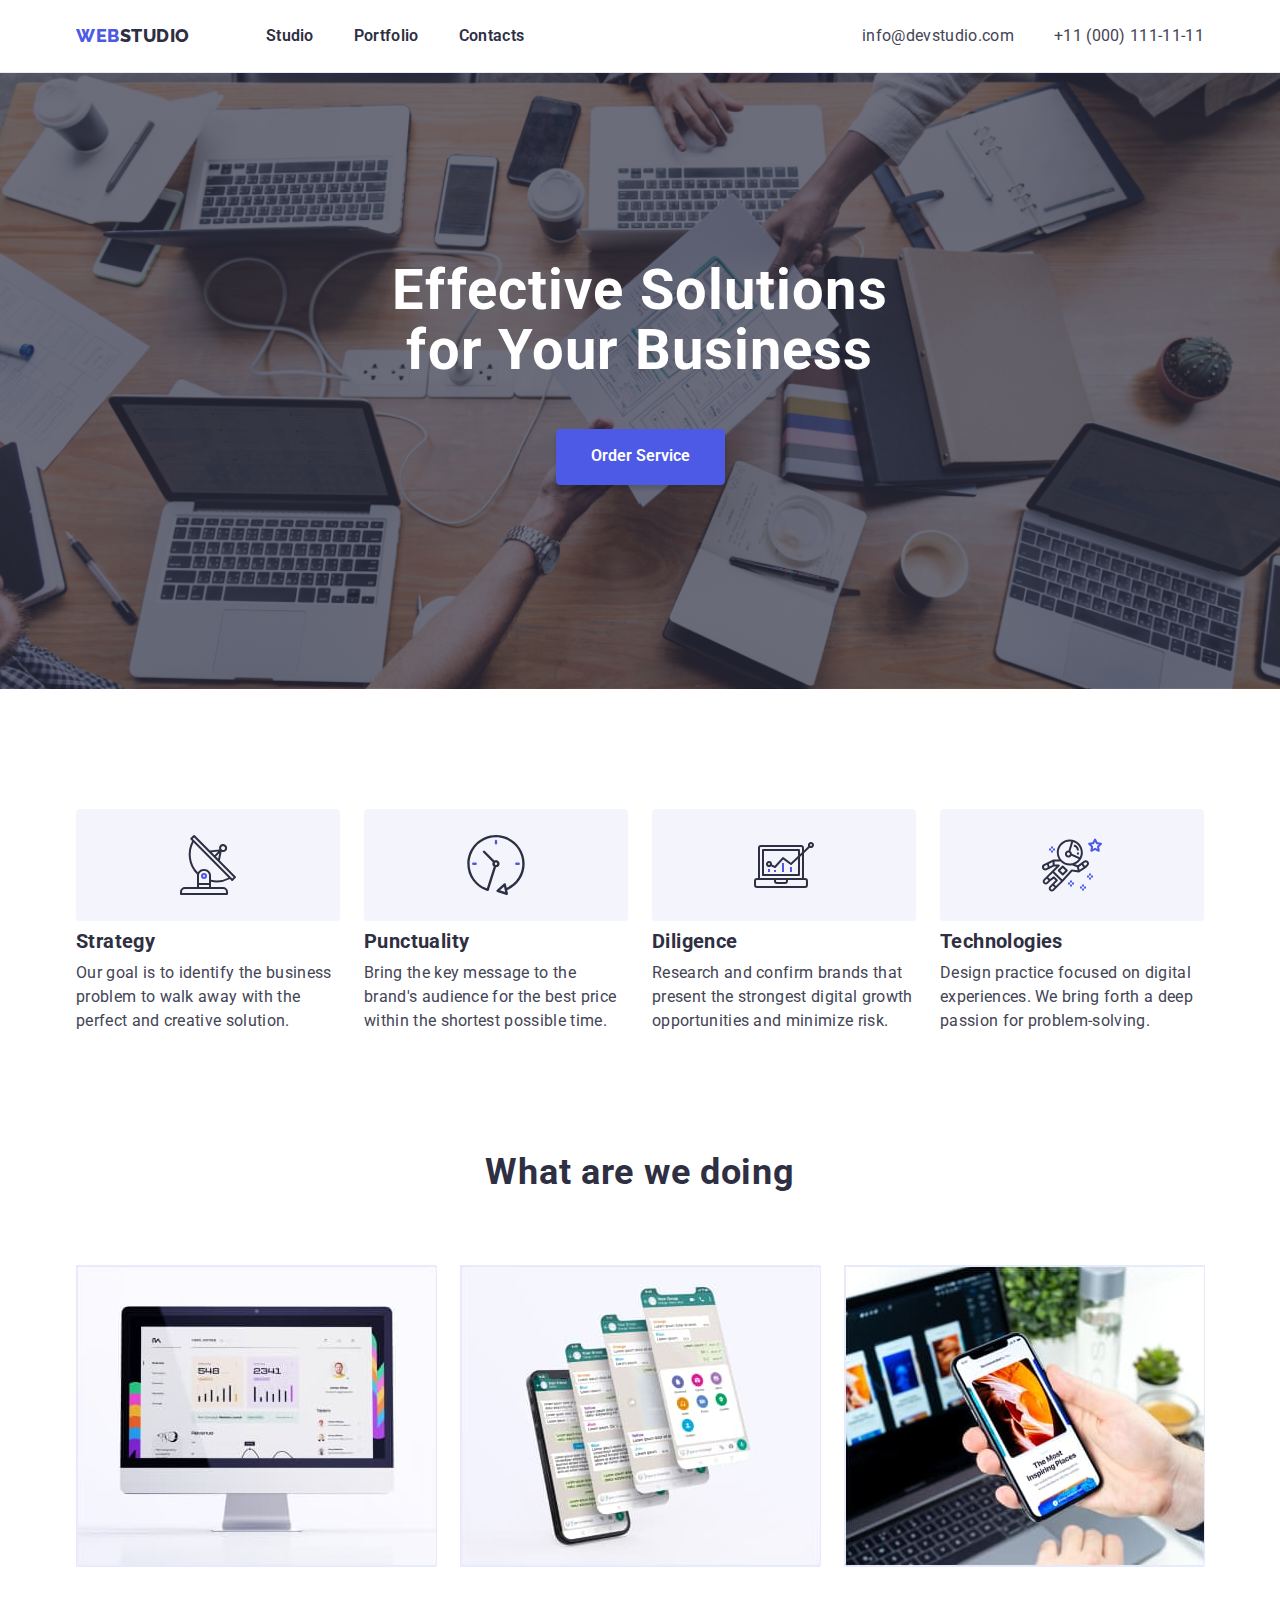
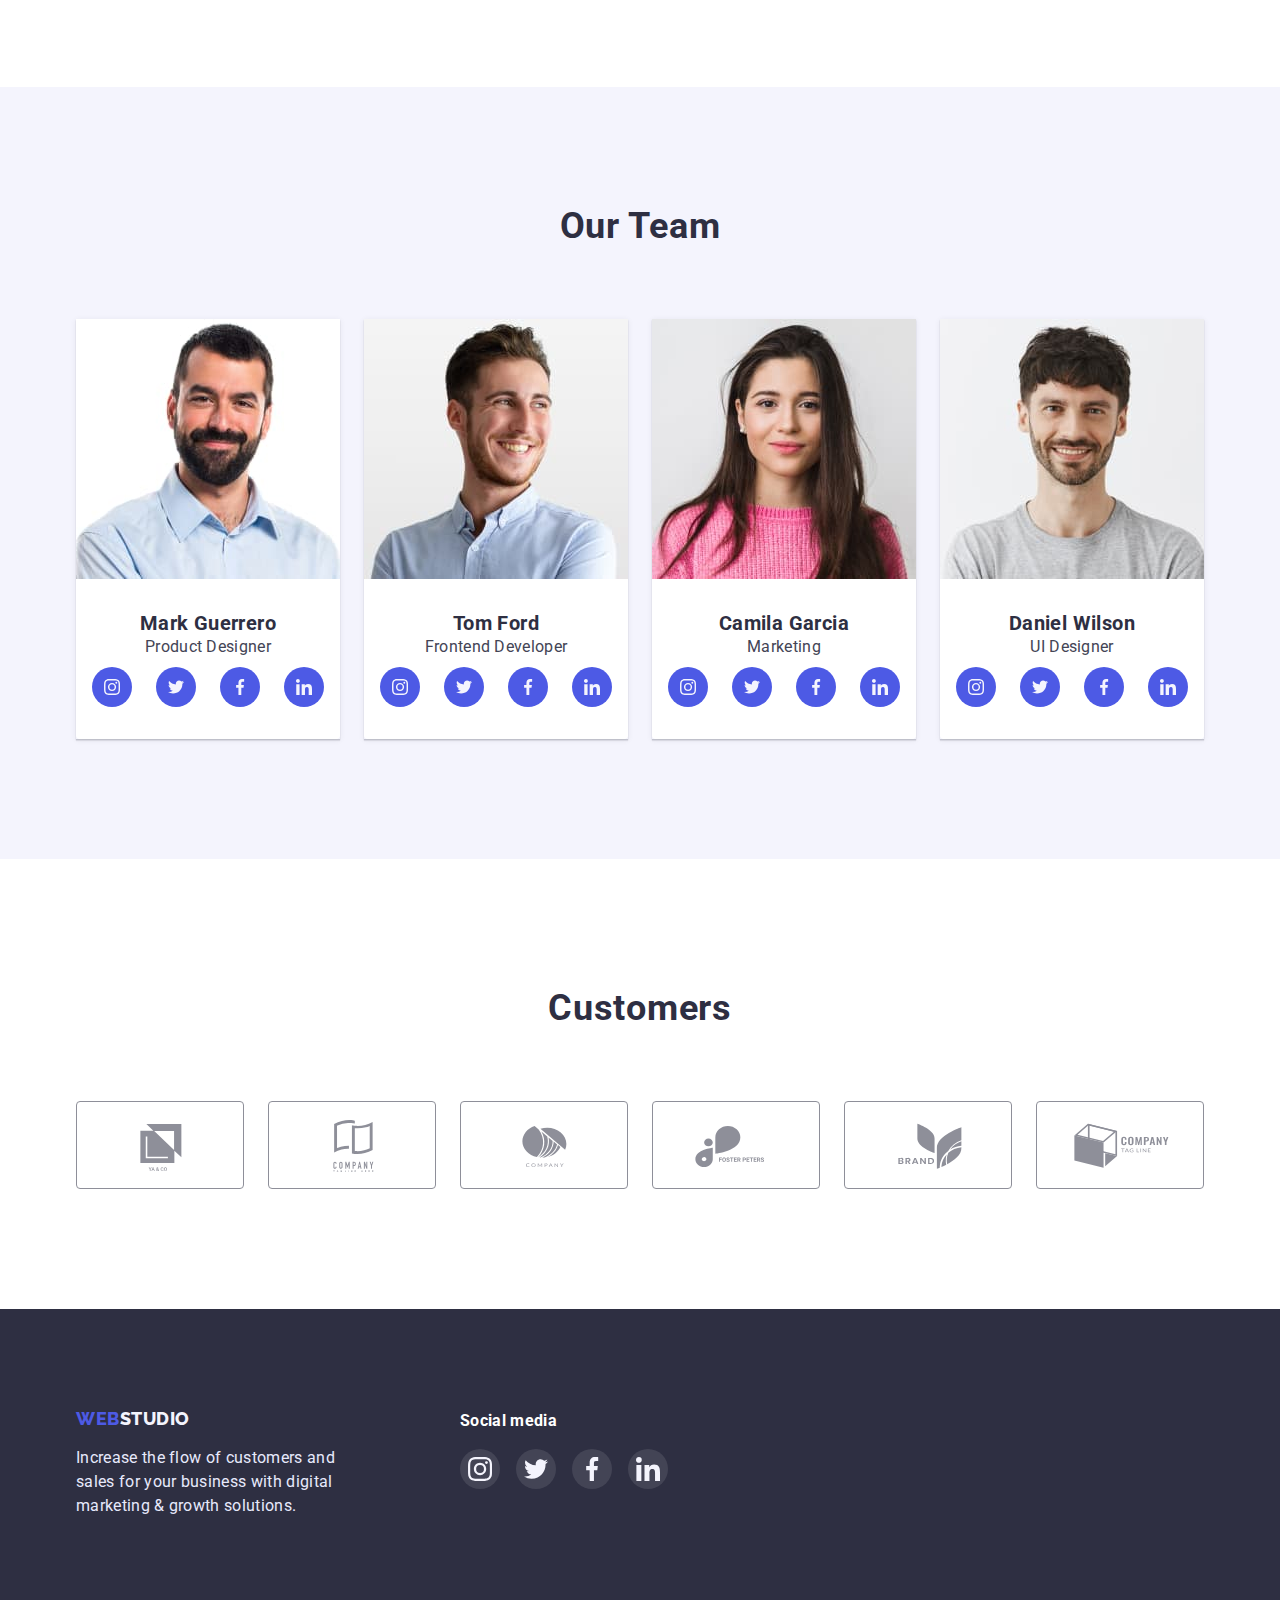
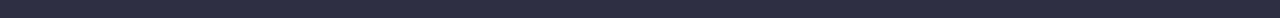
<file: index.html>
<!DOCTYPE html>
<html lang="en">
  <head>
    <meta charset="UTF-8" />
    <meta http-equiv="X-UA-Compatible" content="IE=edge" />
    <meta name="viewport" content="width=device-width, initial-scale=1.0" />
    <title>WebStudio</title>
    <link rel="preconnect" href="https://fonts.googleapis.com" />
    <link rel="preconnect" href="https://fonts.gstatic.com" crossorigin />
    <link
      href="https://fonts.googleapis.com/css2?family=Raleway:wght@800&family=Roboto:wght@400;500;700;900&display=swap"
      rel="stylesheet"
    />
    <link
      rel="stylesheet"
      href="https://cdnjs.cloudflare.com/ajax/libs/modern-normalize/1.0.0/modern-normalize.min.css"
    />
    <link rel="stylesheet" href="./css/styles.css" />
  </head>
  <body>
    <header class="beginning">
      <div class="container">
        <nav class="navigation">
          <a class="logo link" href="./index.html"
            ><span class="box-logo">web</span>studio</a
          >
          <ul class="header list">
            <li class="header-item">
              <a class="header-link link" href="./index.html">Studio</a>
            </li>
            <li class="header-item">
              <a class="header-link link" href="./portfolio.html">Portfolio</a>
            </li>
            <li class="header-item">
              <a class="header-link link" href="">Contacts</a>
            </li>
          </ul>
        </nav>
        <ul class="contact list">
          <li class="contact-item">
            <a class="contact-link link" href="maito:info@devstudio.com"
              >info@devstudio.com</a
            >
          </li>
          <li class="contact-item">
            <a class="contact-link link" href="tel:+110001111111"
              >+11 (000) 111-11-11</a
            >
          </li>
        </ul>
      </div>
    </header>
    <main>
      <!-- Solutions for Your Business -->
      <section class="hero">
        <div class="container">
          <h1 class="hero-title">Effective Solutions for Your Business</h1>
          <button type="button" class="heto-btn btn">Order Service</button>
        </div>
      </section>
      <!-- Solutions for Your Business -->
      <section class="benefits">
        <div class="container">
          <h2 class="visually-hidden">Solutions for Your Business</h2>
          <ul class="benefits-list list">
            <li class="benefits-item">
              <div class="feature-link lihk">
                <svg class="feature-icon" width="60" height="64">
                  <use href="./images/symbol-defs.svg#icon-antenna"></use>
                </svg>
              </div>
              <h3 class="benefits-pre-text">Strategy</h3>
              <p class="benefits-text">
                Our goal is to identify the business problem to walk away with
                the perfect and creative solution.
              </p>
            </li>
            <li class="benefits-item">
              <div class="feature-link lihk">
                <svg class="feature-icon" width="60" height="64">
                  <use href="./images/symbol-defs.svg#icon-clock"></use>
                </svg>
              </div>
              <h3 class="benefits-pre-text">Punctuality</h3>
              <p class="benefits-text">
                Bring the key message to the brand's audience for the best price
                within the shortest possible time.
              </p>
            </li>
            <li class="benefits-item">
              <div class="feature-link lihk">
                <svg class="feature-icon" width="60" height="64">
                  <use href="./images/symbol-defs.svg#icon-diagram"></use>
                </svg>
              </div>
              <h3 class="benefits-pre-text">Diligence</h3>
              <p class="benefits-text">
                Research and confirm brands that present the strongest digital
                growth opportunities and minimize risk.
              </p>
            </li>
            <li class="benefits-item">
              <div class="feature-link lihk">
                <svg class="feature-icon" width="60" height="64">
                  <use href="./images/symbol-defs.svg#icon-astronaut"></use>
                </svg>
              </div>
              <h3 class="benefits-pre-text">Technologies</h3>
              <p class="benefits-text">
                Design practice focused on digital experiences. We bring forth a
                deep passion for problem-solving.
              </p>
            </li>
          </ul>
        </div>
      </section>
      <!--What are we doing-->
      <section class="item">
        <div class="container">
          <h2 class="item-text">What are we doing</h2>
          <ul class="item-list list">
            <li class="item-pic">
              <img
                src="./images/rectangle1.jpg"
                alt="Computer"
                width="360"
                height="300"
              />
            </li>
            <li class="item-pic">
              <img
                src="./images/rectangle2.jpg"
                alt="Social Network"
                width="360"
                height="300"
              />
            </li>
            <li class="item-pic">
              <img
                src="./images/rectangle3.jpg"
                alt="Telephone"
                width="360"
                height="300"
              />
            </li>
          </ul>
        </div>
      </section>
      <!-- Our Team -->
      <section class="command">
        <div class="container">
          <h2 class="command-caption">Our Team</h2>
          <ul class="comand-list list">
            <li class="comand-item">
              <img
                src="./images/markguerrero.jpg"
                alt="Member of our team Mark Guerrero"
                width="264"
                height="260"
              />
              <div class="text-list">
                <h3 class="command-pre-text">Mark Guerrero</h3>
                <p class="command-text">Product Designer</p>
                <ul class="command-icon list">
                  <li class="command-icon-item">
                    <a href="#" class="command-icon-link link">
                      <svg width="16" height="16">
                        <use
                          href="./images/symbol-defs.svg#icon-instagram"
                        ></use>
                      </svg>
                    </a>
                  </li>
                  <li class="command-icon-item">
                    <a href="#" class="command-icon-link link">
                      <svg width="16" height="16">
                        <use href="./images/symbol-defs.svg#icon-twitter"></use>
                      </svg>
                    </a>
                  </li>
                  <li class="command-icon-item">
                    <a href="#" class="command-icon-link link">
                      <svg width="16" height="16">
                        <use
                          href="./images/symbol-defs.svg#icon-facebook"
                        ></use>
                      </svg>
                    </a>
                  </li>
                  <li class="command-icon-item">
                    <a href="#" class="command-icon-link link">
                      <svg width="16" height="16">
                        <use
                          href="./images/symbol-defs.svg#icon-linkedin"
                        ></use>
                      </svg>
                    </a>
                  </li>
                </ul>
              </div>
            </li>
            <li class="comand-item">
              <img
                src="./images/tomford.jpg"
                alt="Member of our team Tom Ford"
                width="264"
                height="260"
              />
              <div class="text-list">
                <h3 class="command-pre-text">Tom Ford</h3>
                <p class="command-text">Frontend Developer</p>
                <ul class="command-icon list">
                  <li class="command-icon-item">
                    <a href="#" class="command-icon-link link">
                      <svg width="16" height="16">
                        <use
                          href="./images/symbol-defs.svg#icon-instagram"
                        ></use>
                      </svg>
                    </a>
                  </li>
                  <li class="command-icon-item">
                    <a href="#" class="command-icon-link link">
                      <svg width="16" height="16">
                        <use href="./images/symbol-defs.svg#icon-twitter"></use>
                      </svg>
                    </a>
                  </li>
                  <li class="command-icon-item">
                    <a href="#" class="command-icon-link link">
                      <svg width="16" height="16">
                        <use
                          href="./images/symbol-defs.svg#icon-facebook"
                        ></use>
                      </svg>
                    </a>
                  </li>
                  <li class="command-icon-item">
                    <a href="#" class="command-icon-link link">
                      <svg width="16" height="16">
                        <use
                          href="./images/symbol-defs.svg#icon-linkedin"
                        ></use>
                      </svg>
                    </a>
                  </li>
                </ul>
              </div>
            </li>
            <li class="comand-item">
              <img
                src="./images/camilagarcia.jpg"
                alt="Member of our team Camila Garcia"
                width="264"
                height="260"
              />
              <div class="text-list">
                <h3 class="command-pre-text">Camila Garcia</h3>
                <p class="command-text">Marketing</p>

                <ul class="command-icon list">
                  <li class="command-icon-item">
                    <a href="#" class="command-icon-link link">
                      <svg width="16" height="16">
                        <use
                          href="./images/symbol-defs.svg#icon-instagram"
                        ></use>
                      </svg>
                    </a>
                  </li>
                  <li class="command-icon-item">
                    <a href="#" class="command-icon-link link">
                      <svg width="16" height="16">
                        <use href="./images/symbol-defs.svg#icon-twitter"></use>
                      </svg>
                    </a>
                  </li>
                  <li class="command-icon-item">
                    <a href="#" class="command-icon-link link">
                      <svg width="16" height="16">
                        <use
                          href="./images/symbol-defs.svg#icon-facebook"
                        ></use>
                      </svg>
                    </a>
                  </li>
                  <li class="command-icon-item">
                    <a href="#" class="command-icon-link link">
                      <svg width="16" height="16">
                        <use
                          href="./images/symbol-defs.svg#icon-linkedin"
                        ></use>
                      </svg>
                    </a>
                  </li>
                </ul>
              </div>
            </li>
            <li class="comand-item">
              <img
                src="./images/danielwilson.jpg"
                alt="Member of our team Daniel Wilson"
                width="264"
                height="260"
              />
              <div class="text-list">
                <h3 class="command-pre-text">Daniel Wilson</h3>
                <p class="command-text">UI Designer</p>
                <ul class="command-icon list">
                  <li class="command-icon-item">
                    <a href="#" class="command-icon-link link">
                      <svg width="16" height="16">
                        <use
                          href="./images/symbol-defs.svg#icon-instagram"
                        ></use>
                      </svg>
                    </a>
                  </li>
                  <li class="command-icon-item">
                    <a href="#" class="command-icon-link link">
                      <svg width="16" height="16">
                        <use href="./images/symbol-defs.svg#icon-twitter"></use>
                      </svg>
                    </a>
                  </li>
                  <li class="command-icon-item">
                    <a href="#" class="command-icon-link link">
                      <svg width="16" height="16">
                        <use
                          href="./images/symbol-defs.svg#icon-facebook"
                        ></use>
                      </svg>
                    </a>
                  </li>
                  <li class="command-icon-item">
                    <a href="#" class="command-icon-link link">
                      <svg width="16" height="16">
                        <use
                          href="./images/symbol-defs.svg#icon-linkedin"
                        ></use>
                      </svg>
                    </a>
                  </li>
                </ul>
              </div>
            </li>
          </ul>
        </div>
      </section>
      <section class="section-container">
        <div class="container">
          <h2 class="customers">Customers</h2>
          <ul class="customers-list list">
            <li class="customers-item">
              <a href="#" class="customers-link link">
                <svg class="customers-icon" width="104px" height="56px">
                  <use href="./images/symbol-defs.svg#icon-ya"></use>
                </svg>
              </a>
            </li>
            <li class="customers-item">
              <a href="#" class="customers-link link">
                <svg width="104" height="56">
                  <use
                    class="customers-icon"
                    href="./images/symbol-defs.svg#icon-companyth"
                  ></use>
                </svg>
              </a>
            </li>
            <li class="customers-item">
              <a href="#" class="customers-link link">
                <svg width="104" height="56">
                  <use
                    class="customers-icon"
                    href="./images/symbol-defs.svg#icon-company"
                  ></use>
                </svg>
              </a>
            </li>
            <li class="customers-item">
              <a href="#" class="customers-link link">
                <svg width="104" height="56">
                  <use
                    class="customers-icon"
                    href="./images/symbol-defs.svg#icon-foster"
                  ></use>
                </svg>
              </a>
            </li>
            <li class="customers-item">
              <a href="#" class="customers-link link">
                <svg class="customers-icon" width="104" height="56">
                  <use href="./images/symbol-defs.svg#icon-brand"></use>
                </svg>
              </a>
            </li>
            <li class="customers-item">
              <a href="#" class="customers-link link">
                <svg class="customers-icon" width="104" height="56">
                  <use href="./images/symbol-defs.svg#icon-companytl"></use>
                </svg>
              </a>
            </li>
          </ul>
        </div>
      </section>
    </main>
    <footer class="ending">
      <div class="container">
        <div class="footer-text">
          <a class="log link" href="./index.html">
            <span class="box-log">web</span>studio</a
          >
          <p class="text">
            Increase the flow of customers and sales for your business with
            digital marketing & growth solutions.
          </p>
        </div>
        <div class="footer-social">
          <h2 class="social-text">Social media</h2>
          <ul class="social-media-list list">
            <li class="social-media-item">
              <a href="#" class="social-media-link link">
                <svg width="24" height="24">
                  <use href="./images/symbol-defs.svg#icon-instagram"></use>
                </svg>
              </a>
            </li>
            <li class="social-media-item">
              <a href="#" class="social-media-link link">
                <svg width="24" height="24">
                  <use href="./images/symbol-defs.svg#icon-twitter"></use>
                </svg>
              </a>
            </li>
            <li class="social-media-item">
              <a href="#" class="social-media-link link">
                <svg width="24" height="24">
                  <use href="./images/symbol-defs.svg#icon-facebook"></use>
                </svg>
              </a>
            </li>
            <li class="social-media-item">
              <a href="#" class="social-media-link link">
                <svg width="24" height="24">
                  <use href="./images/symbol-defs.svg#icon-linkedin"></use>
                </svg>
              </a>
            </li>
          </ul>
        </div>
      </div>
    </footer>
  </body>
</html>
</file>
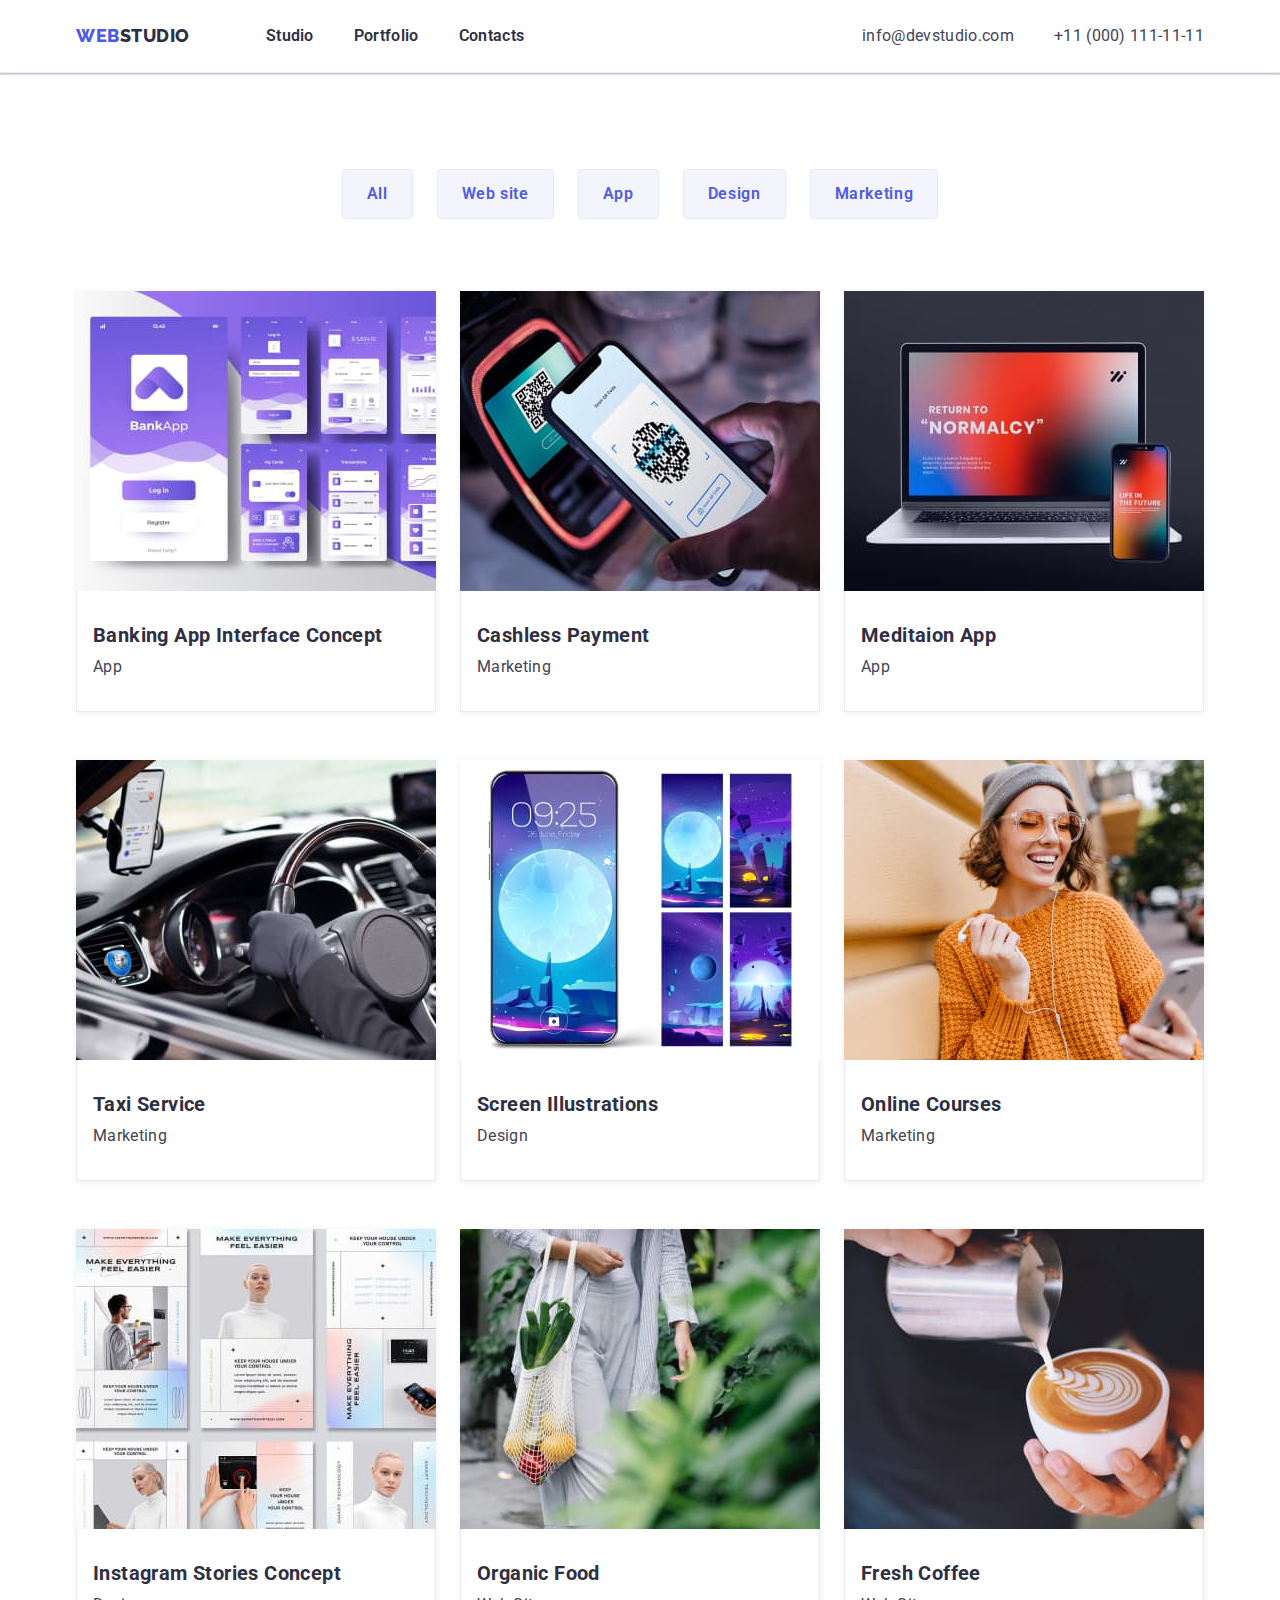
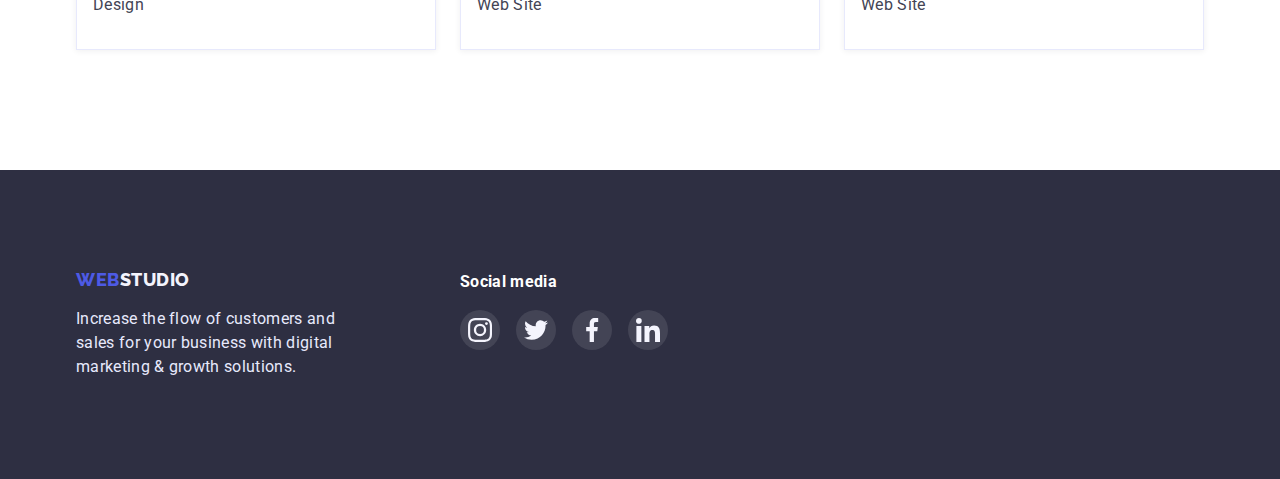
<file: portfolio.html>
<!DOCTYPE html>
<html lang="en">
  <head>
    <meta charset="UTF-8" />
    <meta http-equiv="X-UA-Compatible" content="IE=edge" />
    <meta name="viewport" content="width=device-width, initial-scale=1.0" />
    <title>WebStudio</title>
    <link rel="preconnect" href="https://fonts.googleapis.com" />
    <link rel="preconnect" href="https://fonts.gstatic.com" crossorigin />
    <link
      href="https://fonts.googleapis.com/css2?family=Raleway:wght@800&family=Roboto:wght@400;500;700;900&display=swap"
      rel="stylesheet"
    />
    <link
      rel="stylesheet"
      href="https://cdnjs.cloudflare.com/ajax/libs/modern-normalize/1.0.0/modern-normalize.min.css"
    />
    <link rel="stylesheet" href="./css/styles.css" />
  </head>
  <body>
    <header class="beginning">
      <div class="container">
        <nav class="navigation">
          <a class="logo link" href="./index.html"
            ><span class="box-logo">web</span>studio</a
          >
          <ul class="header list">
            <li class="header-item">
              <a class="header-link link" href="./index.html">Studio</a>
            </li>
            <li class="header-item">
              <a class="header-link link" href="./portfolio.html">Portfolio</a>
            </li>
            <li class="header-item">
              <a class="header-link link" href="">Contacts</a>
            </li>
          </ul>
        </nav>
        <ul class="contact list">
          <li class="contact-item">
            <a class="contact-link link" href="maito:info@devstudio.com"
              >info@devstudio.com</a
            >
          </li>
          <li class="contact-item">
            <a class="contact-link link" href="tel:+110001111111"
              >+11 (000) 111-11-11</a
            >
          </li>
        </ul>
      </div>
    </header>
    <main>
      <section class="portfolio">
        <div class="container">
          <h1 class="visually-hidden">Portfolio</h1>
          <ul class="portfolio-list list">
            <li class="portfolio-item">
              <button class="portfolio-btn btn" type="button">All</button>
            </li>
            <li class="portfolio-item">
              <button class="portfolio-btn" type="button">Web site</button>
            </li>
            <li class="portfolio-item">
              <button class="portfolio-btn" type="button">App</button>
            </li>
            <li class="portfolio-item">
              <button class="portfolio-btn" type="button">Design</button>
            </li>
            <li class="portfolio-item">
              <button class="portfolio-btn" type="button">Marketing</button>
            </li>
          </ul>
          <ul class="about-list list">
            <li class="about-item">
              <a href="#" class="about-icon"
                ><img
                  src="./images/bankapp.jpg"
                  alt="banking app design"
                  width="360"
                  height="300"
              /></a>
              <div class="word">
                <h2 class="about-pre-text">Banking App Interface Concept</h2>
                <p class="about-text">App</p>
              </div>
            </li>
            <li class="about-item">
              <a href="#" class="about-icon"
                ><img
                  src="./images/phone.jpg"
                  alt="scanning a QR code"
                  width="360"
                  height="300"
                />
              </a>
              <div class="word">
                <h2 class="about-pre-text">Cashless Payment</h2>
                <p class="about-text">Marketing</p>
              </div>
            </li>
            <li class="about-item">
              <img
                src="./images/gadgets.jpg"
                alt="website open on laptop and phone"
                width="360"
                height="300"
              />
              <div class="word">
                <h2 class="about-pre-text">Meditaion App</h2>
                <p class="about-text">App</p>
              </div>
            </li>
            <li class="about-item">
              <a href="#" class="about-icon"
                ><img
                  src="./images/machine.jpg"
                  alt="driver's seat in the car"
                  width="360"
                  height="300"
                />
              </a>
              <div class="word">
                <h2 class="about-pre-text">Taxi Service</h2>
                <p class="about-text">Marketing</p>
              </div>
            </li>
            <li class="about-item">
              <a href="#" class="about-icon"
                ><img
                  src="./images/wallpaper.jpg"
                  alt="phone wallpaper"
                  width="360"
                  height="300"
                />
              </a>
              <div class="word">
                <h2 class="about-pre-text">Screen Illustrations</h2>
                <p class="about-text">Design</p>
              </div>
            </li>
            <li class="about-item">
              <a href="#" class="about-icon"
                ><img
                  src="./images/girl.jpg"
                  alt="happy girl in headphones"
                  width="360"
                  height="300"
                />
              </a>
              <div class="word">
                <h2 class="about-pre-text">Online Courses</h2>
                <p class="about-text">Marketing</p>
              </div>
            </li>
            <li class="about-item">
              <a href="#" class="about-icon"
                ><img
                  src="./images/maket.jpg"
                  alt="instagram ad layout"
                  width="360"
                  height="300"
                />
              </a>
              <div class="word">
                <h2 class="about-pre-text">Instagram Stories Concept</h2>
                <p class="about-text">Design</p>
              </div>
            </li>
            <li class="about-item">
              <a href="#" class="about-icon"
                ><img
                  src="./images/avoska.jpg"
                  alt="grocery bag"
                  width="360"
                  height="300"
                />
              </a>
              <div class="word">
                <h2 class="about-pre-text">Organic Food</h2>
                <p class="about-text">Web Site</p>
              </div>
            </li>
            <li class="about-item">
              <a href="#" class="about-icon"
                ><img
                  src="./images/coffe.jpg"
                  alt="making coffee with milk"
                  width="360"
                  height="300"
                />
              </a>
              <div class="word">
                <h2 class="about-pre-text">Fresh Coffee</h2>
                <p class="about-text">Web Site</p>
              </div>
            </li>
          </ul>
        </div>
      </section>
    </main>
    <footer class="ending">
      <div class="container">
        <div class="footer-text">
          <a class="log link" href="./index.html">
            <span class="box-log">web</span>studio</a
          >
          <p class="text">
            Increase the flow of customers and sales for your business with
            digital marketing & growth solutions.
          </p>
        </div>
        <div class="footer-social">
          <h2 class="social-text">Social media</h2>
          <ul class="social-media-list list">
            <li class="social-media-item">
              <a href="#" class="social-media-link link">
                <svg width="24" height="24">
                  <use href="./images/symbol-defs.svg#icon-instagram"></use>
                </svg>
              </a>
            </li>
            <li class="social-media-item">
              <a href="#" class="social-media-link link">
                <svg width="24" height="24">
                  <use href="./images/symbol-defs.svg#icon-twitter"></use>
                </svg>
              </a>
            </li>
            <li class="social-media-item">
              <a href="#" class="social-media-link link">
                <svg width="24" height="24">
                  <use href="./images/symbol-defs.svg#icon-facebook"></use>
                </svg>
              </a>
            </li>
            <li class="social-media-item">
              <a href="#" class="social-media-link link">
                <svg width="24" height="24">
                  <use href="./images/symbol-defs.svg#icon-linkedin"></use>
                </svg>
              </a>
            </li>
          </ul>
        </div>
      </div>
    </footer>
  </body>
</html>
</file>
<file: css/styles.css>
p,
h1,
h2,
h3 {
  margin: 0;
}

ul {
  margin: 0;
  padding-left: 0;
}

img {
  display: block;
}

:root {
  --brand-color: #2e2f42;
  --text-color: #ffffff;
  --caption-color: #434455;
  --font-size: 16px;
  --text: "Raleway", sans-serif;
  --size-text: 800;
}

body {
  font-family: "Roboto", sans-serif;
  background: #ffffff;
  color: #2e2f42;
}

.container {
  width: 1158px;
  padding-left: 15px;
  padding-right: 15px;
  margin: 0 auto;
  /* outline: 2px solid tomato; */
}

.visually-hidden {
  position: absolute;
  width: 1px;
  height: 1px;
  margin: -1px;
  border: 0;
  padding: 0;
  white-space: nowrap;
  clip-path: inset(100%);
  clip: rect(0 0 0 0);
  overflow: hidden;
}

.link {
  text-decoration: none;
}

.list {
  list-style: none;
}

/* -----------header--------- */

.beginning {
  /* background: #ffffff; */
  padding-top: 24px;
  padding-bottom: 24px;
  border-bottom: 1px solid #e7e9fc;
  box-shadow: 0px 2px 1px rgba(46, 47, 66, 0.08),
    0px 1px 1px rgba(46, 47, 66, 0.16), 0px 1px 6px rgba(46, 47, 66, 0.08);
}

.navigation {
  display: flex;
  align-items: center;
}

.beginning > .container {
  display: flex;
  align-items: center;
}

.logo {
  font-family: var(--text);
  font-weight: var(--size-text);
  font-size: 18px;
  line-height: 1.33;
  letter-spacing: 0.03em;
  text-transform: uppercase;
  color: var(--brand-color);
  margin-right: 76px;
}

.box-logo {
  font-family: var(--text);
  font-weight: var(--size-text);
  font-size: 18px;
  line-height: 1.33;
  letter-spacing: 0.03em;
  text-transform: uppercase;
  color: #4d5ae5;
}

.header {
  display: flex;
  gap: 40px;
}
.header-link {
  font-weight: 600;
  font-size: var(--font-size);
  line-height: 1.5;
  letter-spacing: 0.02em;
  color: #2e2f42;
}

.header-link:hover,
.header-link:focus {
  color: #404bbf;
}
.contact {
  display: flex;
  margin-left: auto;
}
.contact-link {
  font-size: var(--font-size);
  line-height: 1.5;
  letter-spacing: 0.02em;
  color: var(--caption-color);
}
.contact-item:not(:last-child) {
  margin-right: 40px;
}

.contact-link:hover,
.contact-link:focus {
  font-size: var(--font-size);
  line-height: 1.5;
  letter-spacing: 0.02em;
  color: #404bbf;
}

/* ----------hero------------- */
.hero {
  background-color: var(--brand-color);
  padding-top: 188px;
  padding-bottom: 204px;
  background-image: linear-gradient(
      rgba(46, 47, 66, 0.7),
      rgba(46, 47, 66, 0.7)
    ),
    url(../images/hero.png);
  background-repeat: no-repeat;
  background-position: center;
  background-size: cover;
  max-width: 1440px;
  margin: 0 auto;
}

.hero-title {
  font-size: 56px;
  line-height: 1.07;
  text-align: center;
  color: var(--text-color);
  letter-spacing: 0.02em;
  margin-bottom: 48px;
  max-width: 496px;
  margin-right: auto;
  margin-left: auto;
}

.hero > .container {
  text-align: center;
}

.heto-btn {
  font-family: inherit;
  font-weight: 600;
  font-size: var(--font-size);
  line-height: 1.18;
  cursor: pointer;
  min-width: 169px;
  min-height: 56px;
  background: #4d5ae5;
  color: var(--text-color);
  border-radius: 4px;
  border: 1px solid #4d5ae5;
  padding: 16px 32px;
  box-shadow: 0px 4px 4px rgba(0, 0, 0, 0.15);
}

.heto-btn:hover,
.heto-btn:focus {
  background: #404bbf;
  border: 1px solid #404bbf;
  box-shadow: 0px 4px 4px rgba(0, 0, 0, 0.15);
}

/* -------------benefits------------- */
.benefits {
  padding-top: 120px;
  padding-bottom: 120px ;
}
.feature-link {
  width: 264px;
  height: 112px;
  background: #f4f4fd;
  border-radius: 4px;
  display: flex;
  justify-content: center;
  align-items: center;
  margin-bottom: 8px;
}
.benefits-list {
  display: flex;
  gap: 24px;
}
.benefits-item {
  width: calc((100% - 72px) / 4);
}
.benefits-pre-text {
  font-size: 20px;
  line-height: 1.2;
  letter-spacing: 0.02em;
  margin-bottom: 8px;
}
.benefits-text {
  font-size: 16px;
  line-height: 1.5;
  letter-spacing: 0.02em;
  color: var(--caption-color);
}

/* ----------item------ */
.item {
  padding-bottom: 120px;
}

.item-text {
  font-size: 36px;
  line-height: 1.11;
  text-align: center;
  letter-spacing: 0.02em;
  margin-bottom: 72px;
}

.item-list {
  display: flex;
  gap: 24px;
}

.item-pic {
  width: calc((100% - 48px) / 3);
  border: 1px solid #e7e9fc;
}

/* ------------command--------- */
.command {
  background: #f4f4fd;
  padding-top: 120px;
  padding-bottom: 120px;
}

.command-caption {
  font-size: 36px;
  line-height: 1.11;
  text-align: center;
  letter-spacing: 0.02em;
  margin-bottom: 72px;
}

.comand-list {
  display: flex;
  gap: 24px;
}

.comand-item {
  width: calc((100%-72px) / 4);
  box-shadow: 0px 1px 6px rgba(46, 47, 66, 0.08),
  0px 1px 1px rgba(46, 47, 66, 0.16), 0px 2px 1px rgba(46, 47, 66, 0.08);
}

.command-pre-text {
  font-size: 20px;
  line-height: 1.2;
  text-align: center;
  letter-spacing: 0.02em;
}

.command-text {
  font-size: var(--font-size);
  line-height: 1.5;
  text-align: center;
  letter-spacing: 0.02em;
  color: var(--caption-color);
}

.text-list {
  border-radius: 0px 0px 4px 4px;
  background-color: #fff;
  width: 264px;
  padding: 32px 16px;
}
.command-icon {
  display: flex;
  gap: 24px;
  margin-top: 8px;
}
.command-icon-item {
  width: 40px;
  height: 40px;
}
.command-icon-link {
  width: 100%;
  height: 100%;
  display: flex;
  justify-content: center;
  align-items: center;
  background: #4d5ae5;
  border-radius: 50%;
  fill: #f4f4fd;
}
.command-icon-link:hover,
.command-icon-link:focus {
  background: #404bbf;
}
/* ----------customers------------- */
.section-container {
  padding-top: 130px;
  padding-bottom: 120px;
}
.customers {
  font-size: 36px;
  line-height: 1.11;
  text-align: center;
  letter-spacing: 0.02em;
  text-transform: capitalize;
  color: #2e2f42;
  margin-bottom: 72px;
}
.customers-list {
  display: flex;
  gap: 24px;
}
.customers-item {
  width: calc((100% - 120px) / 6);
  height: 88px;
}
.customers-link {
  width: 100%;
  height: 100%;
  display: flex;
  justify-content: center;
  align-items: center;
  border: 1px solid #8e8f99;
  fill: #8e8f99;
  border-radius: 4px;
}
.customers-link:hover,
.customers-link:focus {
  border-color: #404bbf;
}
.customers-link:hover,
.customers-link:focus .customers-icon {
  fill: #404bbf;
}

/* ---------footer ----------*/
.ending > .container {
  display: flex;
  gap: 120px;
}

/* .footer-social {
 max-width: 208px;
} */
.ending {
  background: #2e2f42;
  padding-top: 100px;
  padding-bottom: 100px;
}
.log {
  font-family: var(--text);
  font-weight: var(--size-text);
  font-size: 18px;
  line-height: 1.16;
  letter-spacing: 0.03em;
  text-transform: uppercase;
  color: #f4f4fd;
}

.box-log {
  font-family: var(--text);
  font-weight: var(--size-text);
  font-size: 18px;
  line-height: 1.16;
  letter-spacing: 0.03em;
  text-transform: uppercase;
  color: #4d5ae5;
}

.text {
  font-size: var(--font-size);
  line-height: 1.5;
  letter-spacing: 0.02em;
  color: #e7e9fc;
  margin-top: 16px;
  max-width: 264px;
}

.social-media-list {
  display: flex;
  gap: 16px;
  margin-top: 16px;
}
.social-media-item {
  width: 40px;
  height: 40px;
}
.social-media-link {
  width: 100%;
  height: 100%;
  display: flex;
  align-items: center;
  justify-content: center;
  border-radius: 50%;
  background-color: rgba(255, 255, 255, 0.1);
  fill: #f4f4fd;
}
.social-media-link:hover,
.social-media-link:focus {
  background-color: #31D0AA;
}
.social-text {
  font-size: 16px;
  line-height: 1.5;
  letter-spacing: 0.02em;
  color: #ffffff;
}

/* --------portfolio------- */
.portfolio {
  padding-top: 96px;
  padding-bottom: 120px;
}

.portfolio-list {
  margin-bottom: 72px;
  display: flex;
  justify-content: center;
  gap: 24px;
}
.portfolio-btn {
  font-family: inherit;
  font-weight: 600;
  font-size: var(--font-size);
  line-height: 1.5;
  text-align: center;
  letter-spacing: 0.04em;
  background: #f4f4fd;
  color: #4d5ae5;
  cursor: pointer;
  min-height: 48px;
  border: 1px solid #e7e9fc;
  border-radius: 4px;
  padding: 12px 24px;
}

.portfolio-btn:hover,
.portfolio-btn:focus {
  background: #404bbf;
  color: #ffffff;
  border: 1px solid #404bbf;
  box-shadow: 0px 3px 1px rgba(0, 0, 0, 0.1), 0px 2px 1px rgba(0, 0, 0, 0.08),
    0px 2px 2px rgba(0, 0, 0, 0.12);
}
/* --------about------ */
.about-list {
  display: flex;
  flex-wrap: wrap;
  row-gap: 48px;
  column-gap: 24px;
}

.about-item {
  background: #ffffff;
  width: calc((100% - 48px) / 3);
  box-shadow: 0px 1px 6px rgba(46, 47, 66, 0.08);
}
.about-icon{
  display: block;
}

.about-item:hover,
.about-item:focus {
  box-shadow: 0px 1px 6px rgba(46, 47, 66, 0.08),
    0px 1px 1px rgba(46, 47, 66, 0.16), 0px 2px 1px rgba(46, 47, 66, 0.08);
  /* cursor: pointer; */
}
.about-pre-text {
  font-size: 20px;
  line-height: 1.2;
  letter-spacing: 0.02em;
  margin-bottom: 8px;
}

.about-text {
  font-size: var(--font-size);
  line-height: 1.5;
  letter-spacing: 0.02em;
  color: var(--caption-color);
}

.word {
  border: 1px solid #e7e9fc;
  border-top: none;
  padding: 32px 16px;
}
</file>
